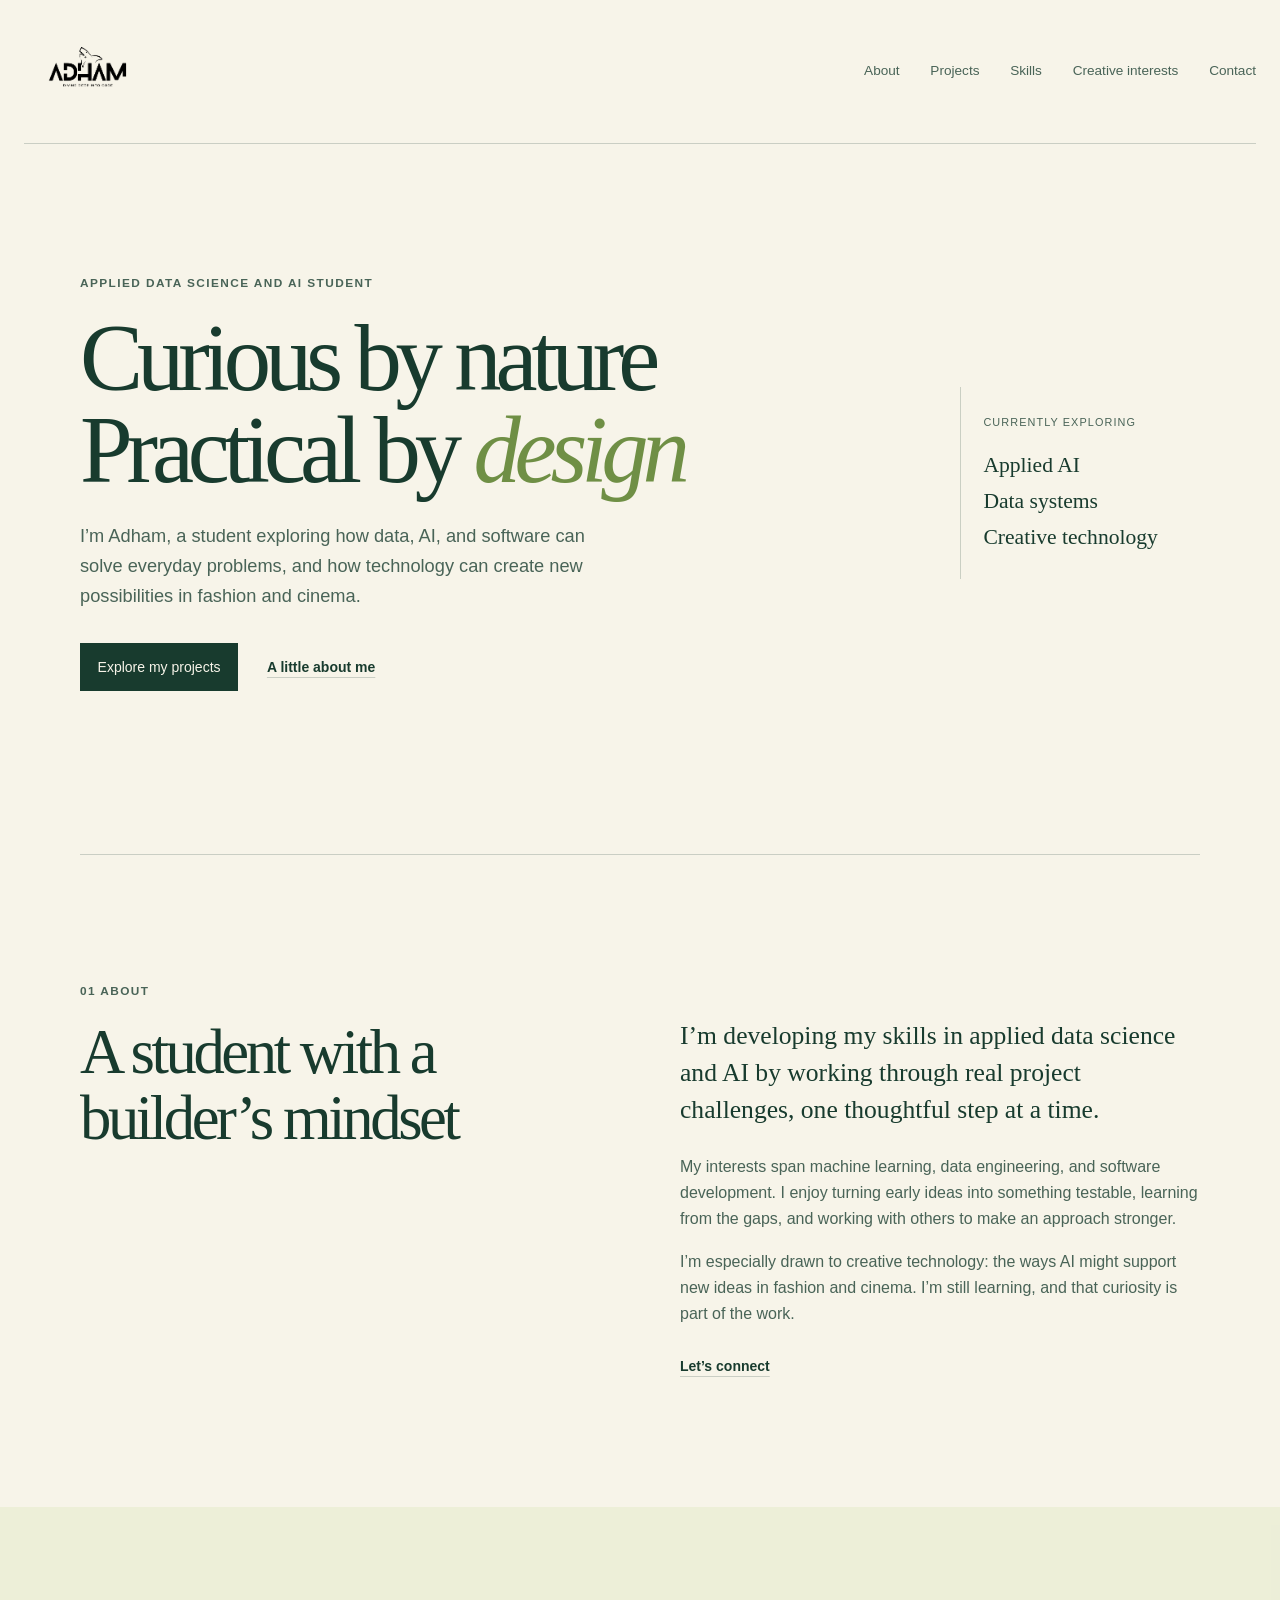
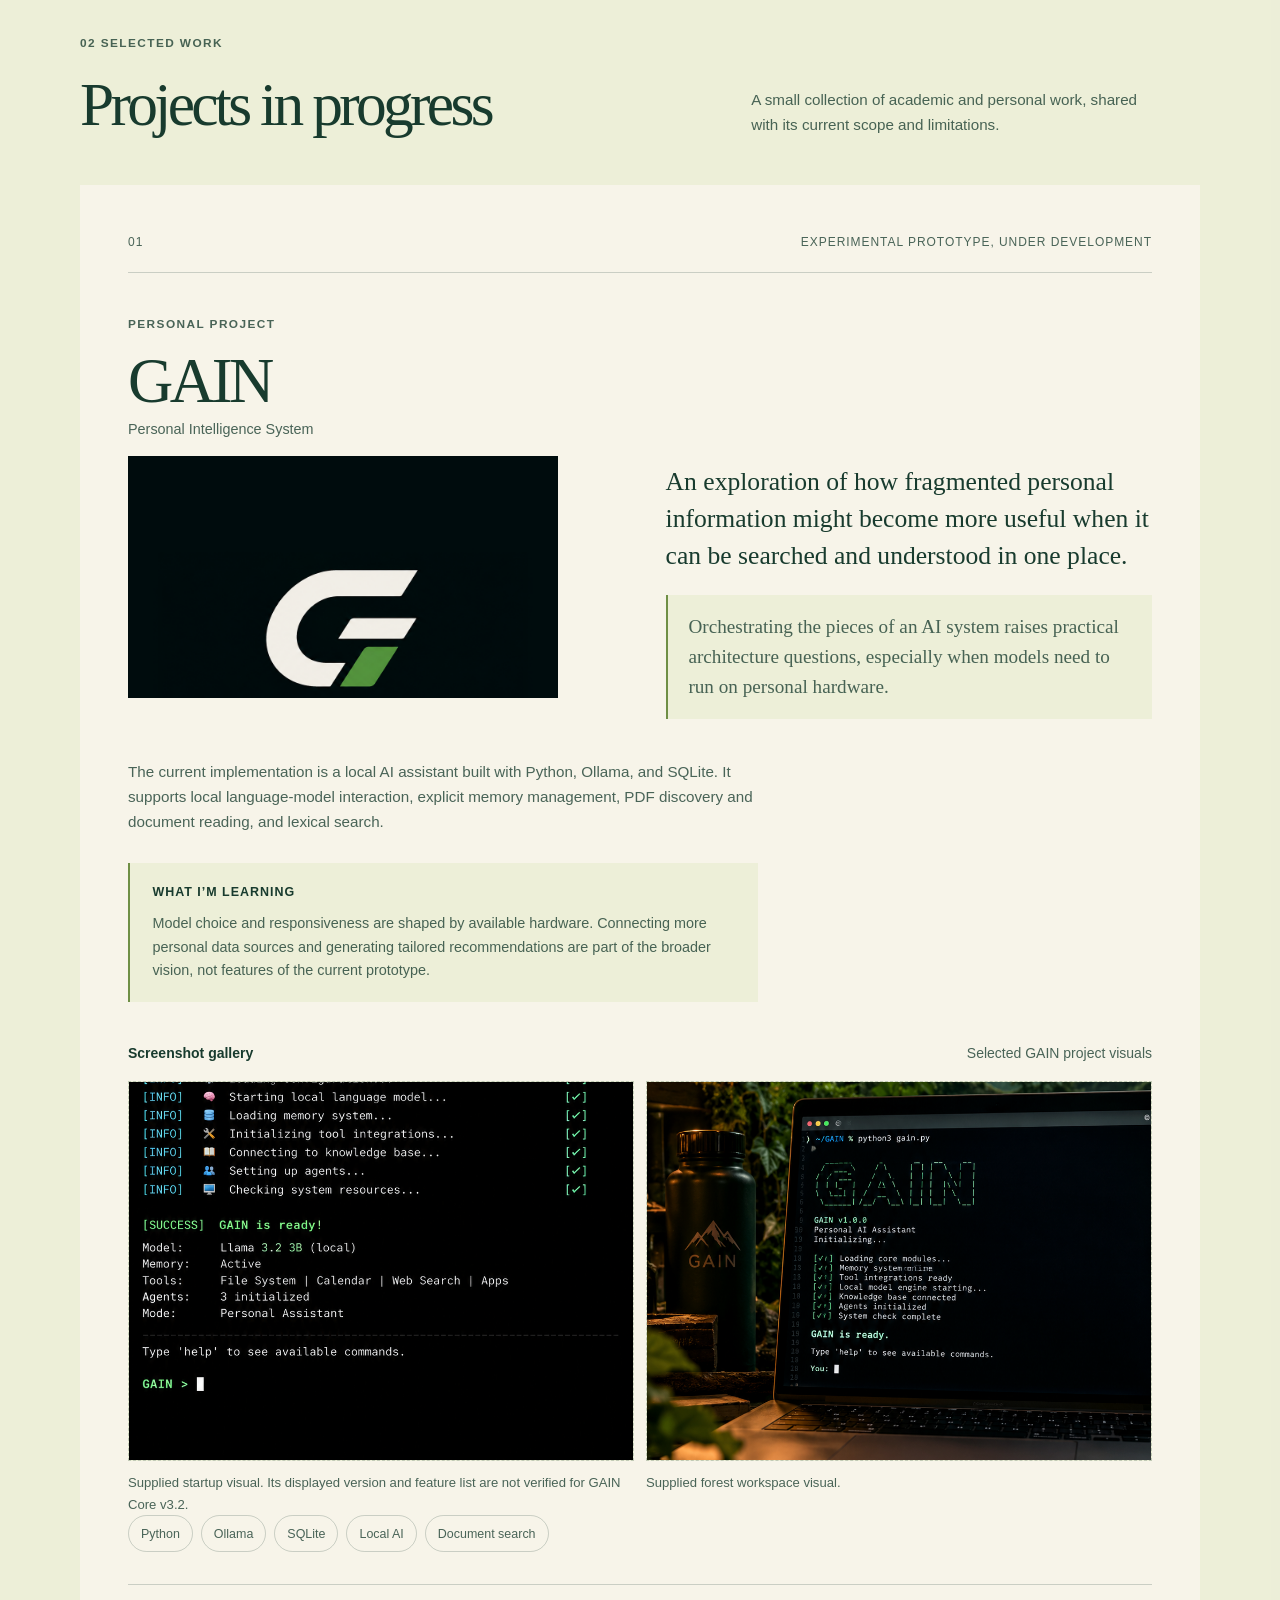
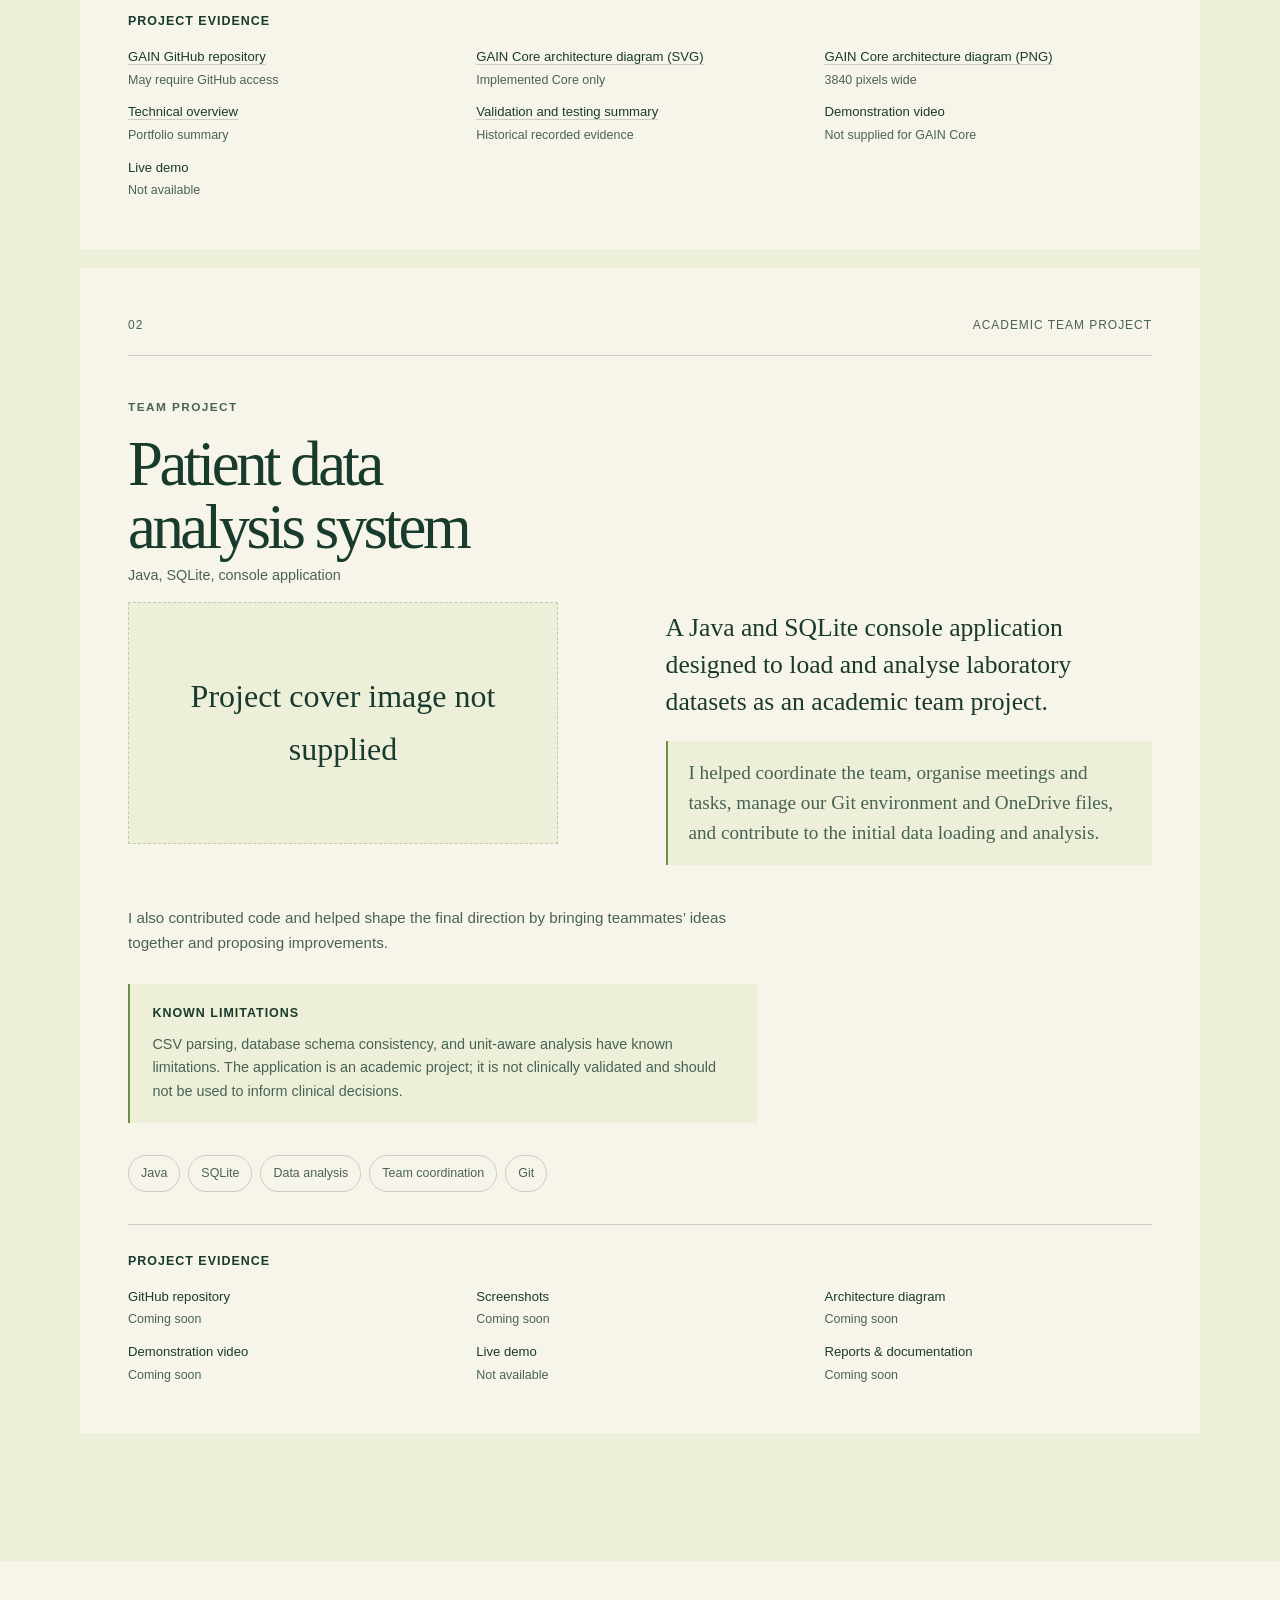
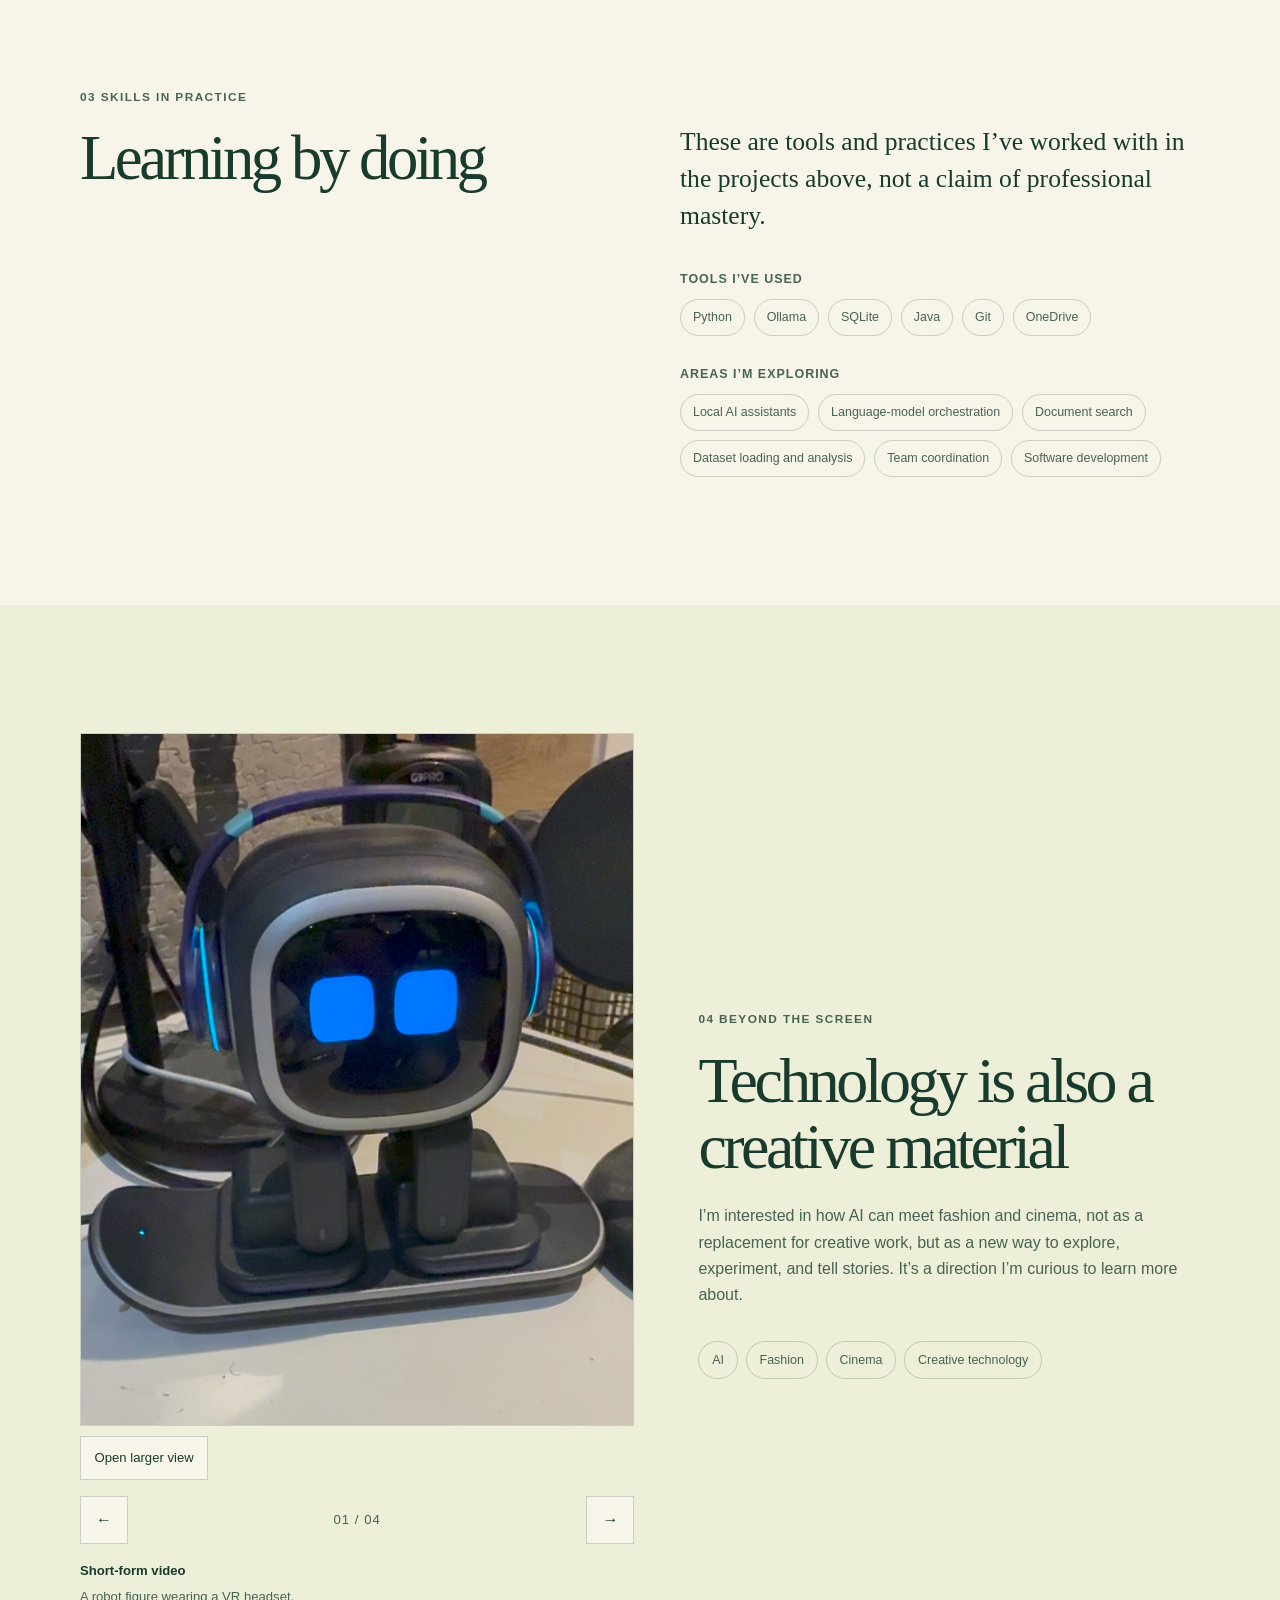
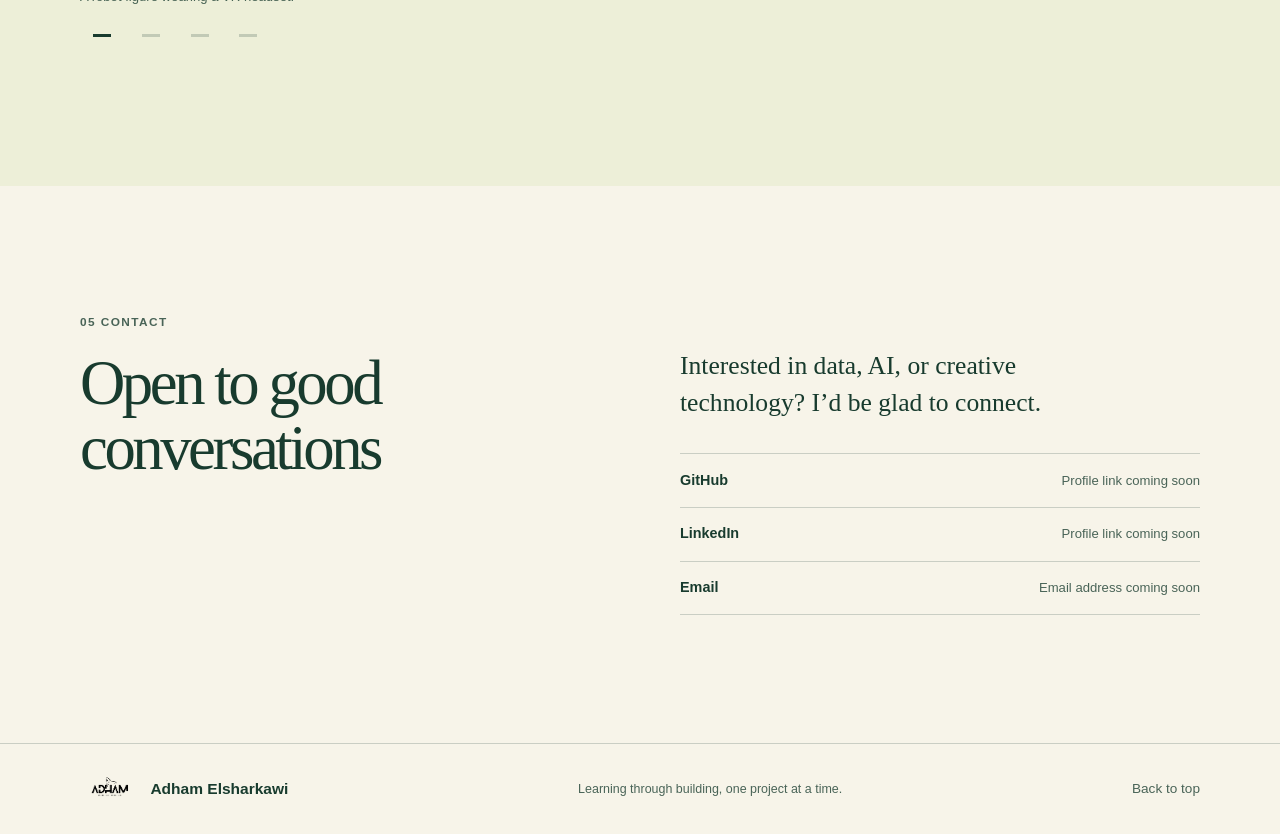
<file: index.html>
<!doctype html>
<html lang="en">
  <head>
    <meta charset="utf-8">
    <meta name="viewport" content="width=device-width, initial-scale=1">
    <meta
      name="description"
      content="Adham Elsharkawi is an Applied Data Science and AI student learning through practical projects in data, AI, and creative technology."
    >
    <meta name="theme-color" content="#F7F4E9">
    <title>Adham Elsharkawi, Applied Data Science and AI Student</title>
    <link rel="stylesheet" href="styles.css">
    <script src="script.js" defer></script>
  </head>
  <body>
    <a class="skip-link" href="#main">Skip to content</a>

    <header class="site-header">
      <a class="wordmark" href="#home" aria-label="Home">
        <img class="brand-logo" src="assets/brand/adham-elsharkawi-logo.png" width="72" height="72" alt="">
      </a>
      <button
        class="menu-toggle"
        type="button"
        aria-expanded="false"
        aria-controls="primary-navigation"
        aria-label="Open navigation"
      >
        <span></span>
        <span></span>
      </button>
      <nav class="site-nav" id="primary-navigation" aria-label="Main navigation">
        <a href="#about">About</a>
        <a href="#projects">Projects</a>
        <a href="#skills">Skills</a>
        <a href="#creative">Creative interests</a>
        <a href="#contact">Contact</a>
      </nav>
    </header>

    <main id="main">
      <section class="hero section-wrap" id="home" aria-labelledby="hero-title">
        <div class="hero-copy">
          <p class="eyebrow">Applied Data Science and AI student</p>
          <h1 id="hero-title">Curious by nature<br>Practical by <span>design</span></h1>
          <p class="hero-intro">
            I’m Adham, a student exploring how data, AI, and software can solve
            everyday problems, and how technology can create new possibilities
            in fashion and cinema.
          </p>
          <div class="hero-actions">
            <a class="button button-dark" href="#projects">Explore my projects</a>
            <a class="text-link" href="#about">A little about me</a>
          </div>
        </div>
        <div class="hero-note">
          <span class="hero-note-label">Currently exploring</span>
          <p>Applied AI<br>Data systems<br>Creative technology</p>
        </div>
      </section>

      <section class="section-wrap section-block about-section" id="about" aria-labelledby="about-title">
        <div class="section-heading">
          <p class="eyebrow">01 About</p>
          <h2 id="about-title">A student with a<br>builder’s mindset</h2>
        </div>
        <div class="about-copy">
          <p class="lead">
            I’m developing my skills in applied data science and AI by working
            through real project challenges, one thoughtful step at a time.
          </p>
          <p>
            My interests span machine learning, data engineering, and software
            development. I enjoy turning early ideas into something testable,
            learning from the gaps, and working with others to make an approach
            stronger.
          </p>
          <p>
            I’m especially drawn to creative technology: the ways AI might
            support new ideas in fashion and cinema. I’m still learning, and
            that curiosity is part of the work.
          </p>
          <a class="text-link" href="#contact">Let’s connect</a>
        </div>
      </section>

      <section class="projects-section section-block" id="projects" aria-labelledby="projects-title">
        <div class="section-wrap">
          <div class="section-heading projects-heading">
            <div>
              <p class="eyebrow">02 Selected work</p>
              <h2 id="projects-title">Projects in progress</h2>
            </div>
            <p class="section-aside">A small collection of academic and personal work, shared with its current scope and limitations.</p>
          </div>

          <article class="project-card" aria-labelledby="gain-title">
            <div class="project-topline">
              <span class="project-number">01</span>
              <span class="project-status">Experimental prototype, under development</span>
            </div>
            <div class="project-main project-main-gain">
              <div class="project-title">
                <p class="eyebrow">Personal project</p>
                <h3 id="gain-title">GAIN</h3>
                <p class="project-subtitle">Personal Intelligence System</p>
              </div>
              <div class="project-feature">
                <figure class="project-cover">
                  <img
                    class="project-cover-image"
                    src="assets/projects/gain/cover/gain-logo.png"
                    width="1080"
                    height="1080"
                    alt="GAIN project logo"
                  >
                </figure>
                <div class="project-intro">
                  <p class="lead">
                    An exploration of how fragmented personal information might
                    become more useful when it can be searched and understood in
                    one place.
                  </p>
                  <blockquote class="project-quote">
                    Orchestrating the pieces of an AI system raises practical
                    architecture questions, especially when models need to run
                    on personal hardware.
                  </blockquote>
                </div>
              </div>
              <div class="project-description">
                <p>
                  The current implementation is a local AI assistant built with
                  Python, Ollama, and SQLite. It supports local language-model
                  interaction, explicit memory management, PDF discovery and
                  document reading, and lexical search.
                </p>
                <div class="project-learning">
                  <h4>What I’m learning</h4>
                  <p>
                    Model choice and responsiveness are shaped by available
                    hardware. Connecting more personal data sources and
                    generating tailored recommendations are part of the broader
                    vision, not features of the current prototype.
                  </p>
                </div>
              </div>
            </div>
            <section class="gain-gallery" id="gain-gallery" aria-labelledby="gain-gallery-title">
              <div class="gallery-heading">
                <h4 id="gain-gallery-title">Screenshot gallery</h4>
                <p>Selected GAIN project visuals</p>
              </div>
              <ul class="gallery-grid" aria-label="GAIN project visuals">
                <li>
                  <button
                    class="gallery-thumbnail"
                    type="button"
                    data-gallery-item
                    data-alt="Terminal-style GAIN assistant startup screen, with a displayed version and feature list that have not been verified as part of GAIN Core v3.2"
                  >
                    <img
                      src="assets/projects/gain/gallery/terminal-startup.png"
                      width="941"
                      height="1671"
                      alt="Terminal-style GAIN assistant startup screen, with a displayed version and feature list that have not been verified as part of GAIN Core v3.2"
                    >
                  </button>
                  <p class="gallery-caption">Supplied startup visual. Its displayed version and feature list are not verified for GAIN Core v3.2.</p>
                </li>
                <li>
                  <button
                    class="gallery-thumbnail"
                    type="button"
                    data-gallery-item
                    data-alt="Illustrated laptop showing a GAIN terminal screen in a forest workspace"
                  >
                    <img
                      src="assets/projects/gain/gallery/forest-workspace.png"
                      width="941"
                      height="1672"
                      alt="Illustrated laptop showing a GAIN terminal screen in a forest workspace"
                    >
                  </button>
                  <p class="gallery-caption">Supplied forest workspace visual.</p>
                </li>
              </ul>
            </section>
            <div class="project-tags">
              <span>Python</span><span>Ollama</span><span>SQLite</span><span>Local AI</span><span>Document search</span>
            </div>
            <div class="evidence" aria-labelledby="gain-evidence-title">
              <h4 id="gain-evidence-title">Project evidence</h4>
              <ul class="evidence-list">
                <li>
                  <a href="https://github.com/elsharkawiadham/GAIN">GAIN GitHub repository</a>
                  <span class="evidence-unavailable">May require GitHub access</span>
                </li>
                <li>
                  <a href="assets/projects/gain/diagrams/gain-core-architecture.svg">GAIN Core architecture diagram (SVG)</a>
                  <span class="evidence-unavailable">Implemented Core only</span>
                </li>
                <li>
                  <a href="assets/projects/gain/diagrams/gain-core-architecture.png">GAIN Core architecture diagram (PNG)</a>
                  <span class="evidence-unavailable">3840 pixels wide</span>
                </li>
                <li>
                  <a href="assets/projects/gain/documents/technical-overview.html">Technical overview</a>
                  <span class="evidence-unavailable">Portfolio summary</span>
                </li>
                <li>
                  <a href="assets/projects/gain/documents/validation-summary.html">Validation and testing summary</a>
                  <span class="evidence-unavailable">Historical recorded evidence</span>
                </li>
                <li><span>Demonstration video</span><span class="evidence-unavailable">Not supplied for GAIN Core</span></li>
                <li><span>Live demo</span><span class="evidence-unavailable">Not available</span></li>
              </ul>
            </div>
          </article>

          <article class="project-card" aria-labelledby="patient-title">
            <div class="project-topline">
              <span class="project-number">02</span>
              <span class="project-status">Academic team project</span>
            </div>
            <div class="project-main">
              <div class="project-title">
                <p class="eyebrow">Team project</p>
                <h3 id="patient-title">Patient data<br>analysis system</h3>
                <p class="project-subtitle">Java, SQLite, console application</p>
              </div>
              <div class="project-feature">
                <div class="project-cover project-cover-unavailable" role="img" aria-label="No Patient Data Analysis System cover image was supplied">
                  <span>Project cover image not supplied</span>
                </div>
                <div class="project-intro">
                  <p class="lead">
                    A Java and SQLite console application designed to load and
                    analyse laboratory datasets as an academic team project.
                  </p>
                  <blockquote class="project-quote">
                    I helped coordinate the team, organise meetings and tasks,
                    manage our Git environment and OneDrive files, and contribute
                    to the initial data loading and analysis.
                  </blockquote>
                </div>
              </div>
              <div class="project-description">
                <p>
                  I also contributed code and helped shape the final direction
                  by bringing teammates’ ideas together and proposing
                  improvements.
                </p>
                <div class="project-learning">
                  <h4>Known limitations</h4>
                  <p>
                    CSV parsing, database schema consistency, and unit-aware
                    analysis have known limitations. The application is an academic project;
                    it is not clinically validated and should not be used to
                    inform clinical decisions.
                  </p>
                </div>
              </div>
            </div>
            <div class="project-tags">
              <span>Java</span><span>SQLite</span><span>Data analysis</span><span>Team coordination</span><span>Git</span>
            </div>
            <div class="evidence" aria-labelledby="patient-evidence-title">
              <h4 id="patient-evidence-title">Project evidence</h4>
              <ul class="evidence-list">
                <li><span>GitHub repository</span><span class="evidence-unavailable">Coming soon</span></li>
                <li><span>Screenshots</span><span class="evidence-unavailable">Coming soon</span></li>
                <li><span>Architecture diagram</span><span class="evidence-unavailable">Coming soon</span></li>
                <li><span>Demonstration video</span><span class="evidence-unavailable">Coming soon</span></li>
                <li><span>Live demo</span><span class="evidence-unavailable">Not available</span></li>
                <li><span>Reports &amp; documentation</span><span class="evidence-unavailable">Coming soon</span></li>
              </ul>
            </div>
          </article>
        </div>
      </section>

      <section class="section-wrap section-block skills-section" id="skills" aria-labelledby="skills-title">
        <div class="section-heading">
          <p class="eyebrow">03 Skills in practice</p>
          <h2 id="skills-title">Learning by doing</h2>
        </div>
        <div class="skills-content">
          <p class="lead">
            These are tools and practices I’ve worked with in the projects
            above, not a claim of professional mastery.
          </p>
          <div class="skill-group">
            <h3>Tools I’ve used</h3>
            <ul class="skill-list">
              <li>Python</li><li>Ollama</li><li>SQLite</li><li>Java</li><li>Git</li><li>OneDrive</li>
            </ul>
          </div>
          <div class="skill-group">
            <h3>Areas I’m exploring</h3>
            <ul class="skill-list">
              <li>Local AI assistants</li><li>Language-model orchestration</li><li>Document search</li>
              <li>Dataset loading and analysis</li><li>Team coordination</li><li>Software development</li>
            </ul>
          </div>
        </div>
      </section>

      <section class="creative-section section-block" id="creative" aria-labelledby="creative-title">
        <div class="section-wrap creative-inner">
          <div class="creative-slideshow" aria-label="Creative media slideshow">
            <div class="creative-media-frame" id="creative-media-frame" aria-live="polite">
              <video
                controls
                playsinline
                preload="metadata"
                poster="assets/creative/media/robot-headset-poster.png"
                aria-label="Robot with a VR headset"
              >
                <source src="assets/creative/media/robot-headset.mp4" type="video/mp4">
                Your browser does not support this video.
              </video>
            </div>
            <button class="creative-expand" type="button" aria-label="Open selected media in a larger view">Open larger view</button>
            <div class="creative-controls" aria-label="Slideshow controls">
              <button class="creative-previous" type="button" aria-label="Previous creative media item">←</button>
              <p class="creative-counter" aria-live="polite" aria-atomic="true">01 / 04</p>
              <button class="creative-next" type="button" aria-label="Next creative media item">→</button>
            </div>
            <div class="creative-slide-caption" aria-live="polite" aria-atomic="true">
              <p class="creative-category">Short-form video</p>
              <p class="creative-caption">A robot figure wearing a VR headset.</p>
            </div>
            <div class="creative-progress" role="group" aria-label="Choose a creative media item">
              <button type="button" aria-label="Show media 1" aria-current="true"></button>
              <button type="button" aria-label="Show media 2"></button>
              <button type="button" aria-label="Show media 3"></button>
              <button type="button" aria-label="Show media 4"></button>
            </div>
          </div>
          <div class="creative-copy">
            <p class="eyebrow">04 Beyond the screen</p>
            <h2 id="creative-title">Technology is also a creative material</h2>
            <p>
              I’m interested in how AI can meet fashion and cinema, not as a
              replacement for creative work, but as a new way to explore,
              experiment, and tell stories. It’s a direction I’m curious to
              learn more about.
            </p>
            <div class="creative-words">
              <span>AI</span><span>Fashion</span><span>Cinema</span><span>Creative technology</span>
            </div>
          </div>
        </div>
      </section>

      <section class="section-wrap section-block contact-section" id="contact" aria-labelledby="contact-title">
        <div class="section-heading">
          <p class="eyebrow">05 Contact</p>
          <h2 id="contact-title">Open to good<br>conversations</h2>
        </div>
        <div class="contact-content">
          <p class="lead">Interested in data, AI, or creative technology? I’d be glad to connect.</p>
          <ul class="contact-list">
            <li><span>GitHub</span><span class="contact-placeholder">Profile link coming soon</span></li>
            <li><span>LinkedIn</span><span class="contact-placeholder">Profile link coming soon</span></li>
            <li><span>Email</span><span class="contact-placeholder">Email address coming soon</span></li>
          </ul>
        </div>
      </section>
    </main>

    <dialog class="lightbox" id="gain-lightbox" aria-labelledby="gain-lightbox-title">
      <div class="lightbox-content">
        <div class="lightbox-header">
          <h2 class="visually-hidden" id="gain-lightbox-title">GAIN screenshot viewer</h2>
          <button class="lightbox-close" type="button" aria-label="Close image viewer">Close</button>
        </div>
        <div class="lightbox-media">
          <img class="lightbox-image" alt="" draggable="false">
        </div>
        <div class="lightbox-controls">
          <button class="lightbox-previous" type="button" aria-label="Previous screenshot">Previous</button>
          <p class="lightbox-position" aria-live="polite" aria-atomic="true"></p>
          <button class="lightbox-next" type="button" aria-label="Next screenshot">Next</button>
        </div>
      </div>
    </dialog>

    <dialog class="creative-lightbox" id="creative-lightbox" aria-labelledby="creative-lightbox-title">
      <div class="creative-lightbox-content">
        <div class="lightbox-header">
          <h2 class="visually-hidden" id="creative-lightbox-title">Creative media viewer</h2>
          <button class="creative-lightbox-close" type="button" aria-label="Close media viewer">Close</button>
        </div>
        <div class="creative-lightbox-media" id="creative-lightbox-media"></div>
        <div class="lightbox-controls">
          <button class="creative-lightbox-previous" type="button" aria-label="Previous creative media item">Previous</button>
          <p class="creative-lightbox-position" aria-live="polite" aria-atomic="true"></p>
          <button class="creative-lightbox-next" type="button" aria-label="Next creative media item">Next</button>
        </div>
      </div>
    </dialog>

    <footer class="site-footer">
      <div class="section-wrap footer-inner">
        <a class="wordmark" href="#home" aria-label="Adham Elsharkawi, home">
          <img class="brand-logo" src="assets/brand/adham-elsharkawi-logo.png" width="60" height="60" alt="">
          <span>Adham Elsharkawi</span>
        </a>
        <p>Learning through building, one project at a time.</p>
        <a class="back-to-top" href="#home">Back to top</a>
      </div>
    </footer>
  </body>
</html>
</file>
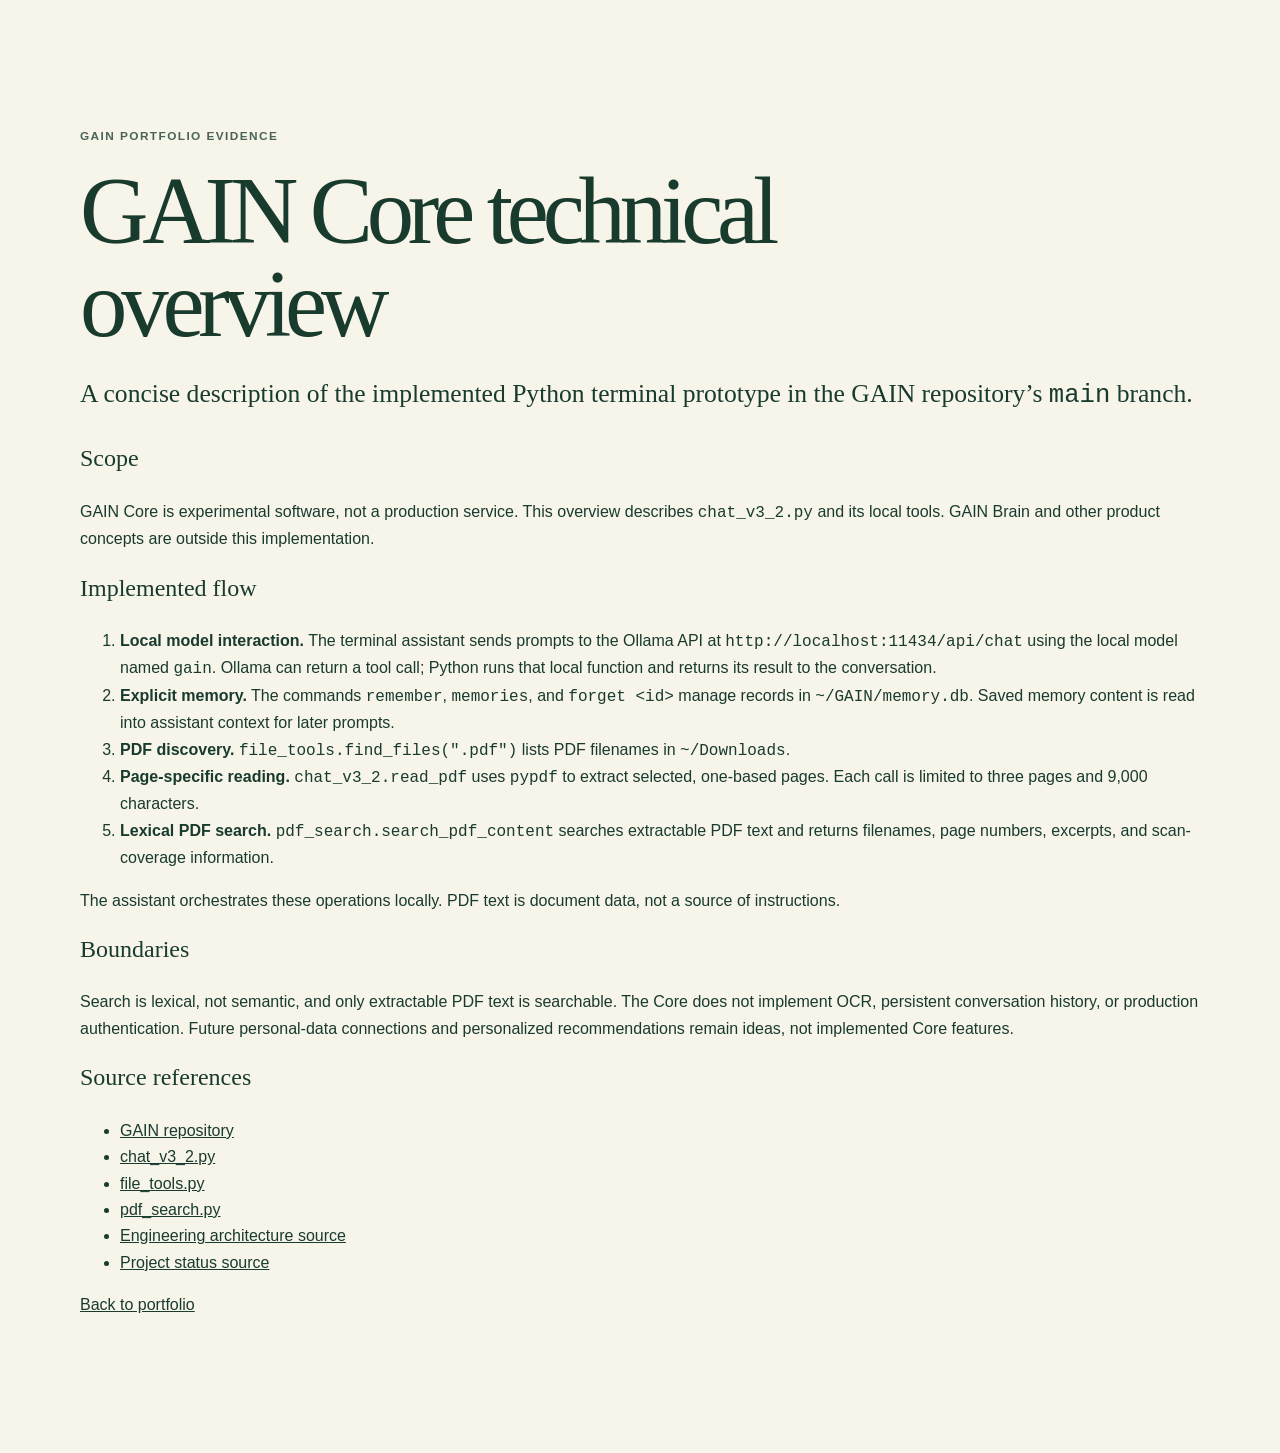
<file: assets/projects/gain/documents/technical-overview.html>
<!doctype html>
<html lang="en">
  <head>
    <meta charset="utf-8">
    <meta name="viewport" content="width=device-width, initial-scale=1">
    <title>GAIN Core Technical Overview</title>
    <link rel="stylesheet" href="../../../../styles.css">
  </head>
  <body>
    <a class="skip-link" href="#main">Skip to content</a>
    <main class="section-wrap section-block documentation-page" id="main">
      <p class="eyebrow">GAIN portfolio evidence</p>
      <h1>GAIN Core technical overview</h1>
      <p class="lead">
        A concise description of the implemented Python terminal prototype
        in the GAIN repository’s <code>main</code> branch.
      </p>

      <h2>Scope</h2>
      <p>
        GAIN Core is experimental software, not a production service. This
        overview describes <code>chat_v3_2.py</code> and its local tools.
        GAIN Brain and other product concepts are outside this implementation.
      </p>

      <h2>Implemented flow</h2>
      <ol>
        <li>
          <strong>Local model interaction.</strong> The terminal assistant
          sends prompts to the Ollama API at
          <code>http://localhost:11434/api/chat</code> using the local model
          named <code>gain</code>. Ollama can return a tool call; Python runs
          that local function and returns its result to the conversation.
        </li>
        <li>
          <strong>Explicit memory.</strong> The commands
          <code>remember</code>, <code>memories</code>, and
          <code>forget &lt;id&gt;</code> manage records in
          <code>~/GAIN/memory.db</code>. Saved memory content is read into
          assistant context for later prompts.
        </li>
        <li>
          <strong>PDF discovery.</strong>
          <code>file_tools.find_files(".pdf")</code> lists PDF filenames in
          <code>~/Downloads</code>.
        </li>
        <li>
          <strong>Page-specific reading.</strong>
          <code>chat_v3_2.read_pdf</code> uses <code>pypdf</code> to extract
          selected, one-based pages. Each call is limited to three pages and
          9,000 characters.
        </li>
        <li>
          <strong>Lexical PDF search.</strong>
          <code>pdf_search.search_pdf_content</code> searches extractable PDF
          text and returns filenames, page numbers, excerpts, and scan-coverage
          information.
        </li>
      </ol>
      <p>
        The assistant orchestrates these operations locally. PDF text is
        document data, not a source of instructions.
      </p>

      <h2>Boundaries</h2>
      <p>
        Search is lexical, not semantic, and only extractable PDF text is
        searchable. The Core does not implement OCR, persistent conversation
        history, or production authentication. Future personal-data
        connections and personalized recommendations remain ideas, not
        implemented Core features.
      </p>

      <h2>Source references</h2>
      <ul>
        <li><a href="https://github.com/elsharkawiadham/GAIN">GAIN repository</a></li>
        <li><a href="https://github.com/elsharkawiadham/GAIN/blob/main/chat_v3_2.py">chat_v3_2.py</a></li>
        <li><a href="https://github.com/elsharkawiadham/GAIN/blob/main/file_tools.py">file_tools.py</a></li>
        <li><a href="https://github.com/elsharkawiadham/GAIN/blob/main/pdf_search.py">pdf_search.py</a></li>
        <li><a href="https://github.com/elsharkawiadham/GAIN/blob/main/docs/engineering/ARCHITECTURE.md">Engineering architecture source</a></li>
        <li><a href="https://github.com/elsharkawiadham/GAIN/blob/main/docs/PROJECT_STATUS.md">Project status source</a></li>
      </ul>

      <p><a href="../../../../index.html#gain-title">Back to portfolio</a></p>
    </main>
  </body>
</html>
</file>
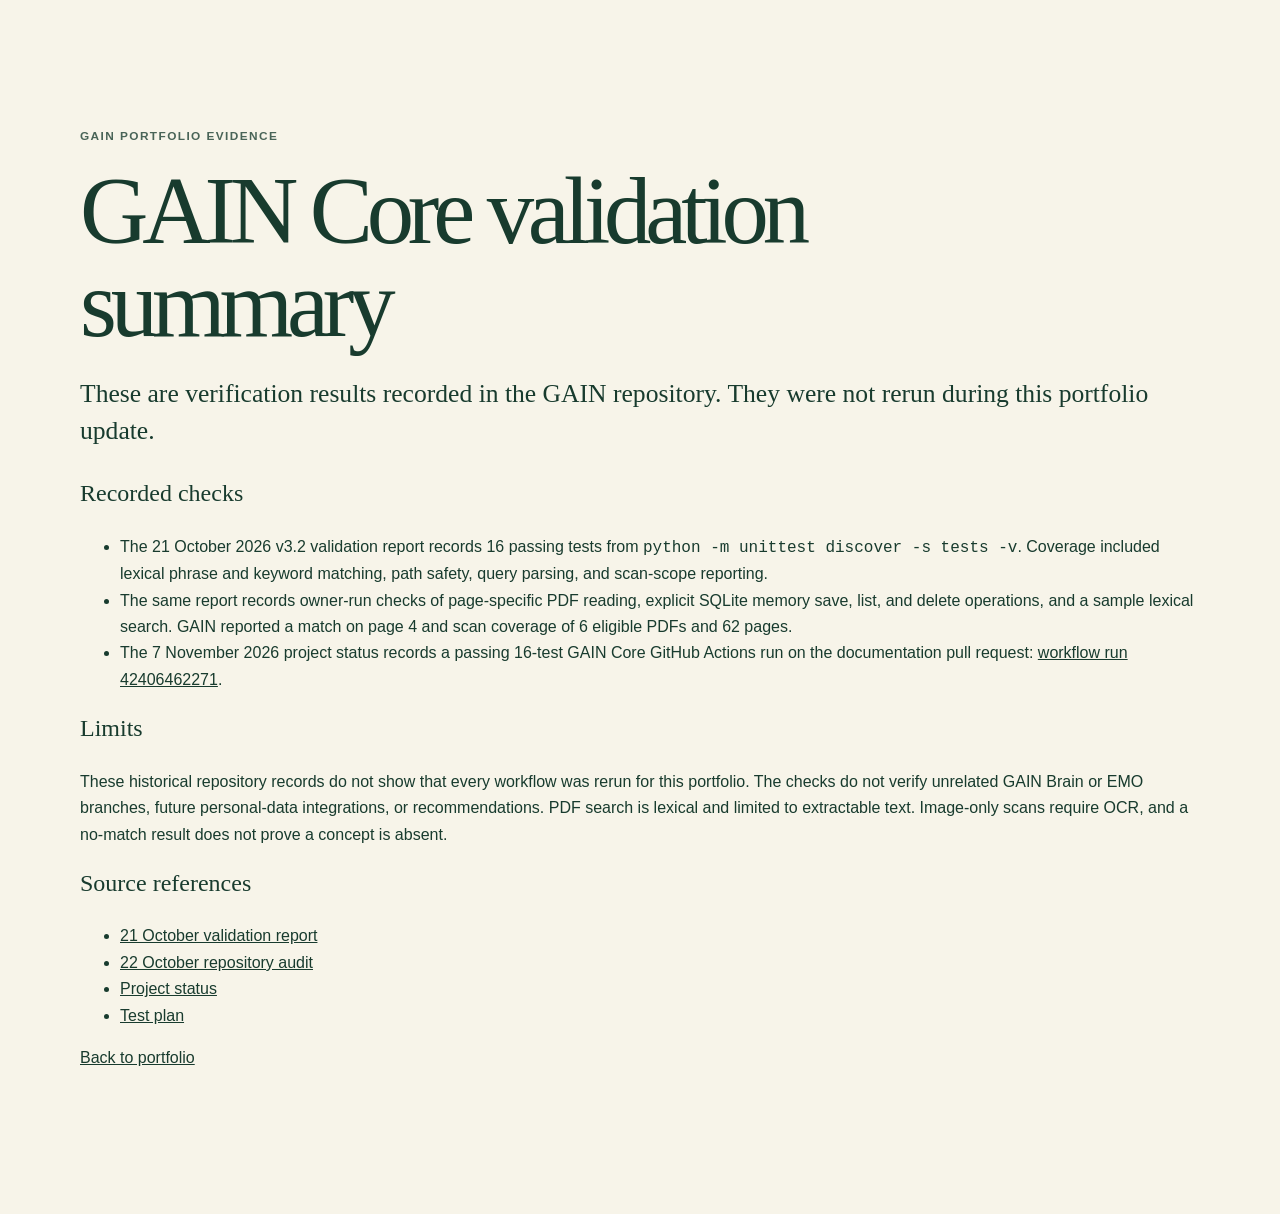
<file: assets/projects/gain/documents/validation-summary.html>
<!doctype html>
<html lang="en">
  <head>
    <meta charset="utf-8">
    <meta name="viewport" content="width=device-width, initial-scale=1">
    <title>GAIN Core Validation Summary</title>
    <link rel="stylesheet" href="../../../../styles.css">
  </head>
  <body>
    <a class="skip-link" href="#main">Skip to content</a>
    <main class="section-wrap section-block documentation-page" id="main">
      <p class="eyebrow">GAIN portfolio evidence</p>
      <h1>GAIN Core validation summary</h1>
      <p class="lead">
        These are verification results recorded in the GAIN repository. They
        were not rerun during this portfolio update.
      </p>

      <h2>Recorded checks</h2>
      <ul>
        <li>
          The 21 October 2026 v3.2 validation report records 16 passing tests
          from <code>python -m unittest discover -s tests -v</code>. Coverage
          included lexical phrase and keyword matching, path safety, query
          parsing, and scan-scope reporting.
        </li>
        <li>
          The same report records owner-run checks of page-specific PDF
          reading, explicit SQLite memory save, list, and delete operations,
          and a sample lexical search. GAIN reported a match on page 4 and scan
          coverage of 6 eligible PDFs and 62 pages.
        </li>
        <li>
          The 7 November 2026 project status records a passing 16-test GAIN
          Core GitHub Actions run on the documentation pull request:
          <a href="https://github.com/elsharkawiadham/GAIN/actions/runs/42406462271">workflow run 42406462271</a>.
        </li>
      </ul>

      <h2>Limits</h2>
      <p>
        These historical repository records do not show that every workflow
        was rerun for this portfolio. The checks do not verify unrelated GAIN
        Brain or EMO branches, future personal-data integrations, or
        recommendations. PDF search is lexical and limited to extractable
        text. Image-only scans require OCR, and a no-match result does not
        prove a concept is absent.
      </p>

      <h2>Source references</h2>
      <ul>
        <li><a href="https://github.com/elsharkawiadham/GAIN/blob/main/docs/reports/2026-10-21-v3.2-validation.md">21 October validation report</a></li>
        <li><a href="https://github.com/elsharkawiadham/GAIN/blob/main/docs/reports/2026-10-22-repository-audit.md">22 October repository audit</a></li>
        <li><a href="https://github.com/elsharkawiadham/GAIN/blob/main/docs/PROJECT_STATUS.md">Project status</a></li>
        <li><a href="https://github.com/elsharkawiadham/GAIN/blob/main/docs/TEST_PLAN.md">Test plan</a></li>
      </ul>

      <p><a href="../../../../index.html#gain-title">Back to portfolio</a></p>
    </main>
  </body>
</html>
</file>
<file: styles.css>
:root {
  color-scheme: light;
  --paper: #F7F4E9;
  --forest: #183B2E;
  --forest-muted: rgba(24, 59, 46, 0.78);
  --forest-line: rgba(24, 59, 46, 0.2);
  --ink: var(--forest);
  --muted: var(--forest-muted);
  --line: var(--forest-line);
  --olive: #6F8F45;
  --leaf: #C6D89A;
  --terracotta: #D97852;
  --accent: var(--olive);
  --leaf-wash: rgba(198, 216, 154, 0.22);
  --surface: var(--leaf-wash);
  --learning-surface: var(--leaf-wash);
  --serif: Georgia, "Times New Roman", serif;
  --sans: "Helvetica Neue", Helvetica, Arial, sans-serif;
}

* {
  box-sizing: border-box;
}

html {
  scroll-behavior: smooth;
  scroll-padding-top: 6rem;
}

body {
  margin: 0;
  background: var(--paper);
  color: var(--ink);
  font-family: var(--sans);
  font-size: 1rem;
  line-height: 1.65;
  -webkit-font-smoothing: antialiased;
}

html.lightbox-open {
  scroll-behavior: auto !important;
}

body.lightbox-open {
  position: fixed;
  inset-inline: 0;
  top: var(--lightbox-scroll-y, 0px);
  width: 100%;
  overflow: hidden;
}

a {
  color: inherit;
}

a:focus-visible,
button:focus-visible {
  outline: 3px solid var(--accent);
  outline-offset: 4px;
}

.skip-link {
  position: absolute;
  z-index: 20;
  top: 0.75rem;
  left: 0.75rem;
  padding: 0.7rem 1rem;
  transform: translateY(-160%);
  background: var(--ink);
  color: var(--paper);
  text-decoration: none;
}

.skip-link:focus {
  transform: translateY(0);
}

.section-wrap {
  width: min(1120px, calc(100% - 3rem));
  margin-inline: auto;
}

.site-header {
  position: relative;
  z-index: 5;
  display: flex;
  min-height: 144px;
  align-items: center;
  justify-content: space-between;
  width: min(1280px, calc(100% - 3rem));
  margin-inline: auto;
  border-bottom: 1px solid var(--line);
}

.wordmark {
  display: inline-flex;
  align-items: center;
  gap: 0.65rem;
  font-size: 0.97rem;
  font-weight: 650;
  text-decoration: none;
}

.brand-logo {
  display: block;
  width: 60px;
  height: 60px;
  object-fit: contain;
}

.site-header .brand-logo {
  width: 128px;
  height: 128px;
}

.site-nav {
  display: flex;
  align-items: center;
  gap: clamp(1rem, 2.4vw, 2.2rem);
}

.site-nav a,
.back-to-top {
  color: var(--muted);
  font-size: 0.85rem;
  text-decoration: none;
  transition: color 160ms ease;
}

.site-nav a:hover,
.back-to-top:hover {
  color: var(--ink);
  text-decoration: underline;
  text-decoration-color: var(--accent);
  text-underline-offset: 0.3em;
}

.back-to-top {
  padding-block: 0.65rem;
}

.menu-toggle {
  display: none;
}

.menu-toggle:active {
  background: var(--surface);
}

.hero {
  position: relative;
  display: grid;
  min-height: min(710px, calc(100svh - 76px));
  grid-template-columns: minmax(0, 1fr) 240px;
  align-items: center;
  gap: 5rem;
  padding-block: 6rem 8rem;
}

.hero-copy {
  max-width: 760px;
}

.eyebrow {
  margin: 0 0 1.2rem;
  color: var(--muted);
  font-size: 0.74rem;
  font-weight: 650;
  letter-spacing: 0.12em;
  line-height: 1.5;
  text-transform: uppercase;
}

h1,
h2,
h3,
h4,
p {
  margin-top: 0;
}

h1,
h2,
.project-title h3 {
  font-family: var(--serif);
  font-weight: 400;
}

h1 {
  max-width: 760px;
  margin-bottom: 1.5rem;
  font-size: clamp(3.5rem, 7.4vw, 6.7rem);
  letter-spacing: -0.065em;
  line-height: 0.98;
}

h1 span {
  color: var(--accent);
  font-style: italic;
}

.hero-intro {
  max-width: 540px;
  margin-bottom: 2rem;
  color: var(--muted);
  font-size: clamp(1rem, 1.5vw, 1.14rem);
}

.hero-actions {
  display: flex;
  flex-wrap: wrap;
  align-items: center;
  gap: 1.3rem 1.8rem;
}

.button {
  display: inline-flex;
  min-height: 48px;
  align-items: center;
  justify-content: center;
  padding: 0.65rem 1.1rem;
  font-size: 0.875rem;
  text-decoration: none;
  transition: background-color 160ms ease;
}

.button-dark {
  background: var(--ink);
  color: var(--paper);
}

.button-dark:hover {
  background: var(--forest);
  box-shadow: inset 0 0 0 2px var(--accent);
}

.button-dark:active {
  box-shadow: inset 0 0 0 3px var(--accent);
}

.text-link {
  display: inline-flex;
  align-items: center;
  color: var(--ink);
  font-size: 0.875rem;
  font-weight: 600;
  text-decoration-color: var(--line);
  text-underline-offset: 0.35em;
  transition: text-decoration-color 160ms ease;
}

.text-link:hover {
  text-decoration-color: var(--accent);
  text-decoration-thickness: 2px;
}

.text-link:active,
.site-nav a:active,
.back-to-top:active {
  color: var(--ink);
  text-decoration: underline;
  text-decoration-color: var(--accent);
  text-underline-offset: 0.3em;
}

.hero-note {
  position: relative;
  align-self: center;
  padding: 1.3rem 0 1.5rem 1.4rem;
  border-left: 1px solid var(--line);
}

.hero-note-label {
  color: var(--muted);
  font-size: 0.68rem;
  letter-spacing: 0.1em;
  text-transform: uppercase;
}

.hero-note p {
  margin: 0.9rem 0 0;
  font-family: var(--serif);
  font-size: 1.35rem;
  line-height: 1.65;
}

.section-block {
  padding-block: clamp(5rem, 10vw, 9rem);
}

.section-heading {
  margin-bottom: 3rem;
}

.section-heading .eyebrow {
  margin-bottom: 1.2rem;
}

.section-heading h2 {
  max-width: 530px;
  margin-bottom: 0;
  font-size: clamp(2.55rem, 4.9vw, 4.45rem);
  letter-spacing: -0.055em;
  line-height: 1.05;
}

.about-section {
  display: grid;
  grid-template-columns: 1fr 1fr;
  gap: 5rem;
  border-top: 1px solid var(--line);
}

.about-section .section-heading {
  margin-bottom: 0;
}

.about-copy {
  max-width: 520px;
  padding-top: 2.1rem;
}

.lead {
  color: var(--ink);
  font-family: var(--serif);
  font-size: clamp(1.25rem, 2vw, 1.65rem);
  line-height: 1.45;
}

.about-copy > p:not(.lead),
.project-description > p:not(.lead),
.creative-copy > p {
  color: var(--muted);
}

.about-copy .text-link {
  margin-top: 0.7rem;
}

.projects-section,
.creative-section {
  background: var(--surface);
}

.projects-heading {
  display: grid;
  grid-template-columns: minmax(0, 1fr) minmax(260px, 0.72fr);
  align-items: end;
  gap: 2rem 3rem;
}

.projects-heading > div {
  min-width: 0;
}

.projects-heading h2 {
  margin-bottom: 0;
  font-size: clamp(2.5rem, 4.8vw, 4.35rem);
  letter-spacing: -0.06em;
}

.section-aside {
  max-width: 390px;
  margin-bottom: 0;
  color: var(--muted);
  font-size: 0.95rem;
}

.project-card {
  margin-top: 1.2rem;
  padding: clamp(1.3rem, 4vw, 3rem);
  background: var(--paper);
}

.project-topline {
  display: flex;
  align-items: center;
  justify-content: space-between;
  gap: 1rem;
  padding-bottom: 1.2rem;
  border-bottom: 1px solid var(--line);
}

.project-number,
.project-status {
  color: var(--muted);
  font-size: 0.75rem;
  letter-spacing: 0.08em;
  text-transform: uppercase;
}

.project-status {
  display: flex;
  align-items: center;
  text-align: right;
}

.project-main {
  display: grid;
  grid-template-columns: minmax(0, 1fr);
  padding-block: 2.7rem 2rem;
}

.project-feature {
  display: grid;
  grid-template-columns: minmax(0, 1fr) minmax(0, 1fr);
  align-items: start;
  gap: clamp(1.5rem, 4vw, 3.5rem);
  margin-bottom: 2.5rem;
}

.project-cover {
  display: grid;
  width: min(100%, 430px);
  min-height: 0;
  aspect-ratio: 16 / 9;
  place-items: center;
  margin: 0;
  overflow: hidden;
  background: var(--surface);
}

.project-cover-image {
  display: block;
  width: 100%;
  height: 100%;
  object-fit: contain;
}

.project-cover-unavailable {
  border: 1px dashed var(--forest-line);
  color: var(--ink);
  padding: 1.5rem;
  text-align: center;
}

.project-cover-unavailable span {
  font-family: var(--serif);
  font-size: clamp(1.25rem, 2.5vw, 2rem);
}

.project-intro {
  max-width: 560px;
  padding-top: 0.4rem;
}

.project-intro .lead {
  margin-bottom: 1.3rem;
}

.project-quote {
  margin: 0;
  padding: 1.1rem 1.3rem;
  border-left: 2px solid var(--accent);
  background: var(--learning-surface);
  color: var(--muted);
  font-family: var(--serif);
  font-size: clamp(1rem, 1.5vw, 1.2rem);
  line-height: 1.55;
}

.gain-gallery {
  margin-top: 0.5rem;
}

.gallery-heading {
  display: flex;
  align-items: baseline;
  justify-content: space-between;
  gap: 1rem;
  margin-bottom: 1rem;
}

.gallery-heading h4 {
  margin-bottom: 0;
  font-size: 0.875rem;
  font-weight: 700;
}

.gallery-heading p {
  margin-bottom: 0;
  color: var(--muted);
  font-size: 0.875rem;
}

.gallery-grid {
  display: grid;
  grid-template-columns: repeat(2, minmax(0, 1fr));
  gap: 0.75rem;
  margin: 0;
  padding: 0;
  list-style: none;
}

.gallery-thumbnail {
  display: grid;
  width: 100%;
  aspect-ratio: 4 / 3;
  place-content: center;
  gap: 0.35rem;
  border: 1px dashed var(--forest-line);
  background: var(--surface);
  color: var(--muted);
  min-width: 0;
  text-align: center;
}

.gallery-grid > li {
  min-width: 0;
}

.gallery-caption {
  margin: 0.7rem 0 0;
  color: var(--muted);
  font-size: 0.82rem;
}

.gallery-thumbnail {
  overflow: hidden;
  padding: 0;
  cursor: zoom-in;
}

.gallery-thumbnail img {
  display: block;
  width: 100%;
  height: 100%;
  object-fit: cover;
}

.evidence-list a {
  color: var(--ink);
  text-decoration-color: var(--line);
  text-underline-offset: 0.2em;
}

.evidence-list a:hover {
  text-decoration-color: var(--accent);
  text-decoration-thickness: 2px;
}

.lightbox {
  width: min(94vw, 1080px);
  max-width: 1080px;
  max-height: 94vh;
  padding: 1.25rem;
  border: 1px solid var(--line);
  background: var(--paper);
  color: var(--ink);
}

.lightbox::backdrop {
  background: rgba(24, 59, 46, 0.82);
}

.lightbox-content {
  display: grid;
  grid-template-rows: auto minmax(0, 1fr) auto;
  gap: 1rem;
  min-height: 0;
}

.lightbox-header {
  display: flex;
  justify-content: flex-end;
}

.lightbox-media {
  display: grid;
  min-height: 0;
  place-items: center;
  background: var(--surface);
}

.lightbox-image {
  display: block;
  width: auto;
  height: auto;
  max-width: 100%;
  max-height: calc(94vh - 190px);
  object-fit: contain;
  touch-action: pan-y;
  user-select: none;
}

.lightbox-controls {
  display: flex;
  align-items: center;
  justify-content: space-between;
  gap: 1rem;
}

.lightbox-position {
  margin: 0;
  color: var(--muted);
  font-size: 0.875rem;
  text-align: center;
}

.lightbox button {
  min-width: 44px;
  min-height: 44px;
  padding: 0.55rem 0.85rem;
  border: 1px solid var(--line);
  background: var(--paper);
  color: var(--ink);
  font: inherit;
  cursor: pointer;
}

.lightbox button:hover:not(:disabled),
.lightbox button:active:not(:disabled) {
  background: var(--surface);
}

.lightbox button:disabled {
  cursor: not-allowed;
  opacity: 0.65;
}

.visually-hidden {
  position: absolute;
  width: 1px;
  height: 1px;
  padding: 0;
  overflow: hidden;
  clip: rect(0, 0, 0, 0);
  white-space: nowrap;
  border: 0;
}

.project-title .eyebrow {
  margin-bottom: 1rem;
}

.project-title h3 {
  margin-bottom: 0.35rem;
  font-size: clamp(2.5rem, 4.9vw, 3.95rem);
  letter-spacing: -0.055em;
  line-height: 1;
}

.project-subtitle {
  color: var(--muted);
  font-size: 0.9rem;
}

.project-description {
  max-width: 630px;
}

.project-description .lead {
  margin-bottom: 1.1rem;
  font-size: clamp(1.15rem, 1.7vw, 1.45rem);
}

.project-description > p:not(.lead) {
  font-size: 0.95rem;
}

.project-learning {
  margin-top: 1.8rem;
  padding: 1.2rem 1.4rem;
  border-left: 2px solid var(--accent);
  background: var(--learning-surface);
}

.project-learning h4,
.evidence h4,
.skill-group h3 {
  margin-bottom: 0.55rem;
  font-size: 0.78rem;
  font-weight: 700;
  letter-spacing: 0.08em;
  text-transform: uppercase;
}

.project-learning p {
  margin-bottom: 0;
  color: var(--muted);
  font-size: 0.9rem;
}

.project-tags {
  display: flex;
  flex-wrap: wrap;
  gap: 0.5rem;
  padding-bottom: 2rem;
  border-bottom: 1px solid var(--line);
}

.project-tags span,
.skill-list li {
  padding: 0.45rem 0.75rem;
  border: 1px solid var(--line);
  border-radius: 2rem;
  color: var(--muted);
  font-size: 0.78rem;
}

.evidence {
  padding-top: 1.6rem;
}

.evidence h4 {
  margin-bottom: 0.9rem;
}

.evidence-list {
  display: grid;
  grid-template-columns: repeat(3, minmax(0, 1fr));
  gap: 0.7rem 1.3rem;
  margin: 0;
  padding: 0;
  list-style: none;
}

.evidence-list li {
  display: flex;
  flex-direction: column;
  gap: 0.12rem;
  color: var(--ink);
  font-size: 0.82rem;
}

.evidence-unavailable {
  color: var(--muted);
  font-size: 0.78rem;
}

.skills-section {
  display: grid;
  grid-template-columns: 1fr 1fr;
  gap: 5rem;
}

.skills-section .section-heading {
  margin-bottom: 0;
}

.skills-content {
  padding-top: 2.1rem;
}

.skills-content > .lead {
  margin-bottom: 2.2rem;
}

.skill-group + .skill-group {
  margin-top: 1.8rem;
}

.skill-group h3 {
  color: var(--muted);
}

.skill-list {
  display: flex;
  flex-wrap: wrap;
  gap: 0.55rem;
  margin: 0;
  padding: 0;
  list-style: none;
}

.creative-inner {
  display: grid;
  grid-template-columns: minmax(0, 1.05fr) minmax(0, 0.95fr);
  align-items: center;
  gap: clamp(2rem, 5vw, 5rem);
}

.creative-slideshow {
  min-width: 0;
}

.creative-media-frame {
  position: relative;
  display: grid;
  min-height: 0;
  aspect-ratio: 4 / 5;
  place-items: center;
  overflow: hidden;
  border: 1px solid var(--line);
  background: var(--paper);
  touch-action: pan-y;
}

.creative-media-frame iframe {
  display: block;
  width: min(100%, 500px);
  height: 100%;
  border: 0;
  background: var(--paper);
}

.creative-media-frame img,
.creative-media-frame video {
  display: block;
  max-width: 100%;
  max-height: 100%;
  object-fit: contain;
}

.creative-media-frame video {
  width: 100%;
  height: 100%;
}

.creative-image-open {
  display: grid;
  width: 100%;
  height: 100%;
  place-items: center;
  padding: 0;
  border: 0;
  background: transparent;
  cursor: zoom-in;
}

.creative-image-open img {
  width: 100%;
  height: 100%;
}

.creative-embed-fallback {
  margin: 0;
  padding: 1rem;
  text-align: center;
}

.creative-embed-fallback a,
.creative-original-link {
  color: var(--ink);
  text-decoration-color: var(--line);
  text-underline-offset: 0.2em;
}

.creative-expand {
  min-height: 44px;
  margin-top: 0.65rem;
  padding: 0.55rem 0.85rem;
  border: 1px solid var(--line);
  background: var(--paper);
  color: var(--ink);
  font: inherit;
  font-size: 0.82rem;
  cursor: pointer;
}

.creative-expand:hover,
.creative-expand:active {
  background: var(--surface);
}

.creative-controls {
  display: flex;
  align-items: center;
  justify-content: space-between;
  gap: 1rem;
  margin-top: 1rem;
}

.creative-controls button,
.creative-lightbox button {
  min-width: 48px;
  min-height: 48px;
  padding: 0.55rem 0.85rem;
  border: 1px solid var(--line);
  background: var(--paper);
  color: var(--ink);
  font: inherit;
  cursor: pointer;
}

.creative-controls button:hover,
.creative-controls button:active,
.creative-lightbox button:hover {
  background: var(--surface);
}

.creative-counter,
.creative-category,
.creative-caption {
  margin: 0;
  color: var(--muted);
  font-size: 0.82rem;
}

.creative-counter {
  font-variant-numeric: tabular-nums;
  letter-spacing: 0.08em;
}

.creative-slide-caption {
  display: grid;
  gap: 0.25rem;
  margin-top: 1rem;
}

.creative-category {
  color: var(--ink);
  font-weight: 700;
}

.creative-original-link {
  display: inline-flex;
  min-height: 44px;
  align-items: center;
  margin-top: 0.3rem;
  font-size: 0.82rem;
}

.creative-progress {
  display: flex;
  gap: 0.3rem;
  margin-top: 0.4rem;
}

.creative-progress button {
  display: grid;
  width: 44px;
  height: 44px;
  place-items: center;
  padding: 0;
  border: 0;
  background: transparent;
  cursor: pointer;
}

.creative-progress button::before {
  width: 18px;
  height: 3px;
  background: var(--line);
  content: "";
}

.creative-progress button[aria-current="true"]::before {
  background: var(--ink);
}

.creative-progress button:hover::before {
  background: var(--accent);
}

.creative-lightbox {
  width: min(94vw, 1080px);
  max-width: 1080px;
  max-height: 94vh;
  padding: 1.25rem;
  border: 1px solid var(--line);
  background: var(--paper);
  color: var(--ink);
}

.creative-lightbox::backdrop {
  background: rgba(24, 59, 46, 0.82);
}

.creative-lightbox-content {
  display: grid;
  grid-template-rows: auto minmax(0, 1fr) auto;
  gap: 1rem;
  min-height: 0;
}

.creative-lightbox-media {
  display: grid;
  min-height: min(70vh, 700px);
  place-items: center;
  overflow: hidden;
  background: var(--surface);
}

.creative-lightbox-media iframe {
  width: min(100%, 560px);
  height: min(70vh, 700px);
  border: 0;
}

.creative-lightbox-media img,
.creative-lightbox-media video {
  display: block;
  max-width: 100%;
  max-height: min(70vh, 700px);
  object-fit: contain;
}

.creative-lightbox-position {
  margin: 0;
  color: var(--muted);
  font-size: 0.875rem;
  text-align: center;
}

.creative-copy h2 {
  max-width: 600px;
  margin-bottom: 1.4rem;
  font-size: clamp(2.7rem, 5vw, 4.7rem);
  letter-spacing: -0.055em;
  line-height: 1.04;
}

.creative-copy > p {
  max-width: 500px;
}

.creative-words {
  display: flex;
  flex-wrap: wrap;
  gap: 0.5rem;
  margin-top: 2rem;
}

.creative-words span {
  padding: 0.5rem 0.8rem;
  border: 1px solid var(--line);
  border-radius: 2rem;
  color: var(--muted);
  font-size: 0.78rem;
}

.contact-section {
  display: grid;
  grid-template-columns: 1fr 1fr;
  gap: 5rem;
}

.contact-section .section-heading {
  margin-bottom: 0;
}

.contact-content {
  padding-top: 2.1rem;
}

.contact-content .lead {
  max-width: 460px;
}

.contact-list {
  margin: 2rem 0 0;
  padding: 0;
  border-top: 1px solid var(--line);
  list-style: none;
}

.contact-list li {
  display: flex;
  align-items: baseline;
  justify-content: space-between;
  gap: 1rem;
  padding-block: 0.9rem;
  border-bottom: 1px solid var(--line);
  font-size: 0.9rem;
}

.contact-list li > span:first-child {
  font-weight: 600;
}

.contact-placeholder {
  color: var(--muted);
  font-size: 0.82rem;
  text-align: right;
}

.site-footer {
  border-top: 1px solid var(--line);
}

.footer-inner {
  display: flex;
  min-height: 90px;
  align-items: center;
  justify-content: space-between;
  gap: 1rem;
}

.footer-inner p {
  margin-bottom: 0;
  color: var(--muted);
  font-size: 0.78rem;
}

@media (min-width: 1440px) {
  .hero {
    min-height: 760px;
  }
}

@media (max-width: 760px) {
  html {
    scroll-padding-top: 5rem;
  }

  .section-wrap {
    width: min(100% - 2.5rem, 600px);
  }

  .site-header {
    width: calc(100% - 2.5rem);
    min-height: 112px;
  }

  .site-header .brand-logo {
    width: 96px;
    height: 96px;
  }

  .menu-toggle {
    display: flex;
    width: 44px;
    height: 44px;
    flex-direction: column;
    align-items: center;
    justify-content: center;
    gap: 5px;
    border: 1px solid var(--line);
    background: transparent;
    cursor: pointer;
  }

  .menu-toggle span {
    width: 17px;
    height: 1px;
    background: var(--ink);
    transition: transform 160ms ease;
  }

  .menu-toggle[aria-expanded="true"] span:first-child {
    transform: translateY(3px) rotate(45deg);
  }

  .menu-toggle[aria-expanded="true"] span:last-child {
    transform: translateY(-3px) rotate(-45deg);
  }

  .site-nav {
    position: absolute;
    top: calc(100% + 1px);
    right: -1.25rem;
    left: -1.25rem;
    display: none;
    align-items: stretch;
    gap: 0;
    padding: 0.4rem 1.25rem 1rem;
    border-bottom: 1px solid var(--line);
    background: var(--paper);
  }

  .site-nav.is-open {
    display: flex;
    flex-direction: column;
  }

  .site-nav a {
    padding-block: 0.8rem;
    border-bottom: 1px solid var(--line);
    font-size: 0.95rem;
  }

  .site-nav a:last-child {
    border-bottom: 0;
  }

  .hero {
    min-height: auto;
    grid-template-columns: 1fr;
    gap: 3rem;
    padding-block: 5.5rem 7rem;
  }

  h1 {
    font-size: clamp(3.4rem, 12vw, 5.6rem);
  }

  .hero-note {
    max-width: 100%;
    padding-block: 1rem;
  }

  .hero-note p {
    font-size: 1.15rem;
  }

  .section-block {
    padding-block: 5rem;
  }

  .about-section,
  .skills-section,
  .creative-inner,
  .contact-section {
    grid-template-columns: 1fr;
    gap: 2.2rem;
  }

  .about-copy,
  .skills-content,
  .contact-content {
    padding-top: 0;
  }

  .section-heading {
    margin-bottom: 2.2rem;
  }

  .projects-heading {
    grid-template-columns: 1fr;
    gap: 1rem;
  }

  .gallery-heading {
    align-items: flex-start;
    flex-direction: column;
    gap: 0.3rem;
  }

  .project-main {
    grid-template-columns: 1fr;
    gap: 1rem;
    padding-block: 2rem 1.5rem;
  }

  .project-feature {
    grid-template-columns: 1fr;
    gap: 1.4rem;
  }

  .project-cover {
    width: min(100%, 300px);
    justify-self: center;
  }

  .project-intro {
    max-width: none;
  }

  .project-title h3 {
    font-size: 3rem;
  }

  .evidence-list {
    grid-template-columns: repeat(2, minmax(0, 1fr));
  }

  .creative-copy h2 {
    font-size: clamp(2.7rem, 10vw, 4rem);
  }

  .footer-inner {
    min-height: 100px;
    flex-wrap: wrap;
    padding-block: 1.2rem;
  }

  .footer-inner p {
    order: 1;
    width: 100%;
  }
}

@media (max-width: 420px) {
  .section-wrap {
    width: calc(100% - 2rem);
  }

  .site-header {
    width: calc(100% - 2rem);
  }

  .site-nav {
    right: -1rem;
    left: -1rem;
    padding-inline: 1rem;
  }

  .project-card {
    padding: 1.1rem;
  }

  .project-status {
    max-width: 70%;
    font-size: 0.72rem;
  }

  .evidence-list {
    grid-template-columns: 1fr 1fr;
    gap: 0.7rem;
  }

  .lightbox {
    width: 96vw;
    padding: 0.75rem;
  }

  .creative-lightbox {
    width: 96vw;
    padding: 0.75rem;
  }

  .creative-lightbox-media iframe {
    height: 72vh;
  }

  .lightbox-controls {
    gap: 0.5rem;
  }

  .lightbox button {
    padding-inline: 0.6rem;
  }

  .lightbox-image {
    max-height: calc(94vh - 170px);
  }

  .contact-list li {
    align-items: flex-start;
    flex-direction: column;
    gap: 0.1rem;
  }

  .contact-placeholder {
    text-align: left;
  }
}

@media (max-width: 360px) {
  .gallery-grid {
    grid-template-columns: 1fr;
  }

  .creative-controls {
    gap: 0.5rem;
  }
}

@media (prefers-reduced-motion: reduce) {
  *,
  *::before,
  *::after {
    scroll-behavior: auto !important;
    transition-duration: 0.01ms !important;
    animation-duration: 0.01ms !important;
    animation-iteration-count: 1 !important;
  }
}
</file>
